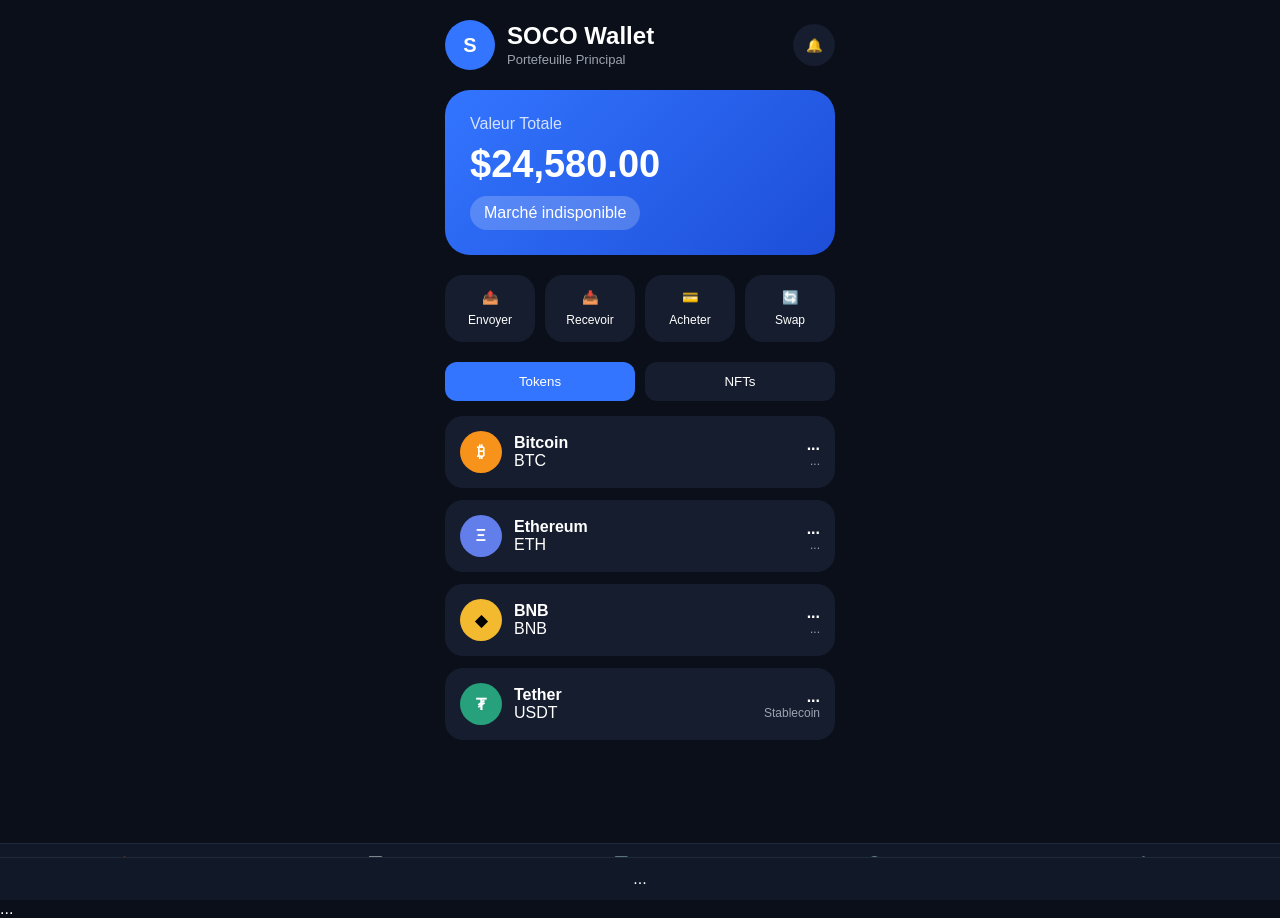
<file: index.html>
<!DOCTYPE html>
<html lang="fr">
<head>

<meta charset="UTF-8">
<meta name="viewport" content="width=device-width, initial-scale=1.0">

<title>SOCOETRAP Wallet</title>

<link rel="manifest" href="manifest.json">
<link rel="stylesheet" href="wallet.css">

</head>

<body>

<div class="app">

<!-- ========================= -->
<!-- HEADER -->
<!-- ========================= -->

<header class="top-header">

<div class="wallet-user">

<div class="avatar">
S
</div>

<div>

<h2>SOCO Wallet</h2>

<span>
Portefeuille Principal
</span>

</div>

</div>

<button class="notification-btn">
🔔
</button>

</header>


<!-- ========================= -->
<!-- PAGE ACCUEIL -->
<!-- ========================= -->

<section
id="homePage"
class="page active">

<div class="balance-card">

<p class="balance-label">
Valeur Totale
</p>

<h1 id="balance">
$24,580.00
</h1>

<div class="market-indicator">

<span id="marketStatus">
Chargement...
</span>

</div>

</div>


<div class="quick-actions">

<button
class="action-item"
onclick="openModal('sendModal')">

📤

<span>
Envoyer
</span>

</button>


<button
class="action-item"
onclick="openModal('receiveModal')">

📥

<span>
Recevoir
</span>

</button>


<button
class="action-item"
onclick="openModal('buyModal')">

💳

<span>
Acheter
</span>

</button>


<button
class="action-item"
onclick="showPage('swapPage')">

🔄

<span>
Swap
</span>

</button>

</div>


<div class="tabs">

<button class="tab active">
Tokens
</button>

<button class="tab">
NFTs
</button>

</div>


<div class="token-list">

<div class="token-card">

<div class="token-left">

<div class="coin-logo btc">
₿
</div>

<div>

<strong>
Bitcoin
</strong>

<p>
BTC
</p>

</div>

</div>

<div class="token-right">

<strong id="btcPrice">
...
</strong>

<p id="btcChange">
...
</p>

</div>

</div>


<div class="token-card">

<div class="token-left">

<div class="coin-logo eth">
Ξ
</div>

<div>

<strong>
Ethereum
</strong>

<p>
ETH
</p>

</div>

</div>

<div class="token-right">

<strong id="ethPrice">
...
</strong>

<p id="ethChange">
...
</p>

</div>

</div>


<div class="token-card">

<div class="token-left">

<div class="coin-logo bnb">
◆
</div>

<div>

<strong>
BNB
</strong>

<p>
BNB
</p>

</div>

</div>

<div class="token-right">

<strong id="bnbPrice">
...
</strong>

<p id="bnbChange">
...
</p>

</div>

</div>


<div class="token-card">

<div class="token-left">

<div class="coin-logo usdt">
₮
</div>

<div>

<strong>
Tether
</strong>

<p>
USDT
</p>

</div>

</div>

<div class="token-right">

<strong id="usdtPrice">
...
</strong>

<p>
Stablecoin
</p>

</div>

</div>

</div>

</section>


<!-- ========================= -->
<!-- PAGE MARCHE -->
<!-- ========================= -->

<section
id="marketPage"
class="page">

<h2>
Marché Crypto
</h2>

<div class="market-box">

<p>
Prix crypto en temps réel
</p>

</div>

</section>


<!-- ========================= -->
<!-- PAGE SWAP -->
<!-- ========================= -->

<section
id="swapPage"
class="page">

<h2>
Swap Crypto
</h2>

<select id="fromCoin">

<option>
BTC
</option>

<option>
ETH
</option>

<option>
BNB
</option>

<option>
USDT
</option>

</select>


<select id="toCoin">

<option>
USDT
</option>

<option>
BTC
</option>

<option>
ETH
</option>

<option>
BNB
</option>

</select>


<input
type="number"
id="swapAmount"
placeholder="Montant"
onkeyup="calculateSwap()">


<p id="swapResult">
Vous recevrez...
</p>


<button
class="swap-btn"
onclick="swapCrypto()">

Effectuer le Swap

</button>

</section>


<!-- ========================= -->
<!-- PAGE HISTORIQUE -->
<!-- ========================= -->

<section
id="historyPage"
class="page">

<h2>
Historique
</h2>

<div class="history-box">

<p>
Aucune transaction.
</p>

</div>

</section>


<!-- ========================= -->
<!-- PAGE PARAMETRES -->
<!-- ========================= -->

<section
id="settingsPage"
class="page">

<h2>
Paramètres
</h2>

<div class="settings-box">

<p>
Version 1.0
</p>

</div>

</section>


<!-- ========================= -->
<!-- NAVIGATION BAS -->
<!-- ========================= -->

<nav class="bottom-nav">

<button
class="nav-btn active"
onclick="showPage('homePage')">

🏠

<span>
Accueil
</span>

</button>


<button
class="nav-btn"
onclick="showPage('marketPage')">

📈

<span>
Marché
</span>

</button>


<button
class="nav-btn"
onclick="showPage('swapPage')">

🔄

<span>
Swap
</span>

</button>


<button
class="nav-btn"
onclick="showPage('historyPage')">

🕒

<span>
Historique
</span>

</button>


<button
class="nav-btn"
onclick="showPage('settingsPage')">

⚙️

<span>
Paramètres
</span>

</button>

</nav>

</div>

<script src="wallet.js"></script>
...
<nav class="bottom-nav">
    ...
</nav>

<script>
if ("serviceWorker" in navigator) {
  window.addEventListener("load", () => {
    navigator.serviceWorker
      .register("./service-worker.js")
      .then(() => {
        console.log("Service Worker installé");
      })
      .catch((error) => {
        console.log("Erreur Service Worker :", error);
      });
  });
}
</script>

</body>
</html>
</body>
</html>
</file>
<file: wallet.css>
*{
margin:0;
padding:0;
box-sizing:border-box;
font-family:Arial,sans-serif;
}

body{
background:#0b0f1a;
color:white;
}

.app{
max-width:430px;
margin:auto;
min-height:100vh;
padding:20px;
padding-bottom:100px;
}

.page{
display:none;
}

.page.active{
display:block;
}

/* HEADER */

.top-header{
display:flex;
justify-content:space-between;
align-items:center;
margin-bottom:20px;
}

.wallet-user{
display:flex;
align-items:center;
gap:12px;
}

.avatar{
width:50px;
height:50px;
border-radius:50%;
background:#3375ff;
display:flex;
align-items:center;
justify-content:center;
font-weight:bold;
font-size:20px;
}

.wallet-user span{
font-size:13px;
color:#9ca3af;
}

.notification-btn{
width:42px;
height:42px;
border:none;
border-radius:50%;
background:#161d2e;
color:white;
}

/* BALANCE */

.balance-card{
background:linear-gradient(
135deg,
#3375ff,
#1d4ed8
);
padding:25px;
border-radius:25px;
margin-bottom:20px;
}

.balance-label{
opacity:.8;
margin-bottom:10px;
}

#balance{
font-size:38px;
margin-bottom:10px;
}

.market-indicator{
display:inline-block;
background:rgba(255,255,255,.2);
padding:8px 14px;
border-radius:20px;
}

/* ACTIONS */

.quick-actions{
display:grid;
grid-template-columns:
repeat(4,1fr);
gap:10px;
margin-bottom:20px;
}

.action-item{
background:#161d2e;
border:none;
color:white;
border-radius:18px;
padding:15px;
display:flex;
flex-direction:column;
align-items:center;
gap:8px;
}

.action-item span{
font-size:12px;
}

/* TABS */

.tabs{
display:flex;
gap:10px;
margin-bottom:15px;
}

.tab{
flex:1;
padding:12px;
border:none;
border-radius:12px;
background:#161d2e;
color:white;
}

.tab.active{
background:#3375ff;
}

/* TOKENS */

.token-list{
display:flex;
flex-direction:column;
gap:12px;
}

.token-card{
background:#161d2e;
padding:15px;
border-radius:18px;
display:flex;
justify-content:space-between;
align-items:center;
}

.token-left{
display:flex;
align-items:center;
gap:12px;
}

.token-right{
text-align:right;
}

.token-right p{
font-size:12px;
color:#9ca3af;
}

/* LOGOS */

.coin-logo{
width:42px;
height:42px;
border-radius:50%;
display:flex;
align-items:center;
justify-content:center;
font-weight:bold;
}

.btc{
background:#f7931a;
}

.eth{
background:#627eea;
}

.bnb{
background:#f3ba2f;
color:black;
}

.usdt{
background:#26a17b;
}

.pi{
background:#7b3fe4;
}

/* MARKET */

.market-box,
.history-box,
.settings-box{
background:#161d2e;
padding:20px;
border-radius:18px;
margin-top:15px;
}

/* SWAP */

#swapPage{
padding-top:10px;
}

#swapPage h2{
margin-bottom:15px;
}

#swapPage select,
#swapPage input{
width:100%;
padding:14px;
margin-bottom:12px;
border:none;
border-radius:12px;
background:#161d2e;
color:white;
}

#swapResult{
background:#161d2e;
padding:15px;
border-radius:12px;
margin-bottom:15px;
}

.swap-btn{
width:100%;
padding:15px;
border:none;
border-radius:12px;
background:#3375ff;
color:white;
font-weight:bold;
}

/* NAVIGATION */

.bottom-nav{
position:fixed;
bottom:0;
left:0;
width:100%;
background:#111827;
border-top:1px solid #1f2937;
display:flex;
justify-content:space-around;
padding:12px 0;
}

.nav-btn{
background:none;
border:none;
color:#9ca3af;
display:flex;
flex-direction:column;
align-items:center;
gap:4px;
font-size:12px;
}

.nav-btn.active{
color:#3375ff;
}
</file>
